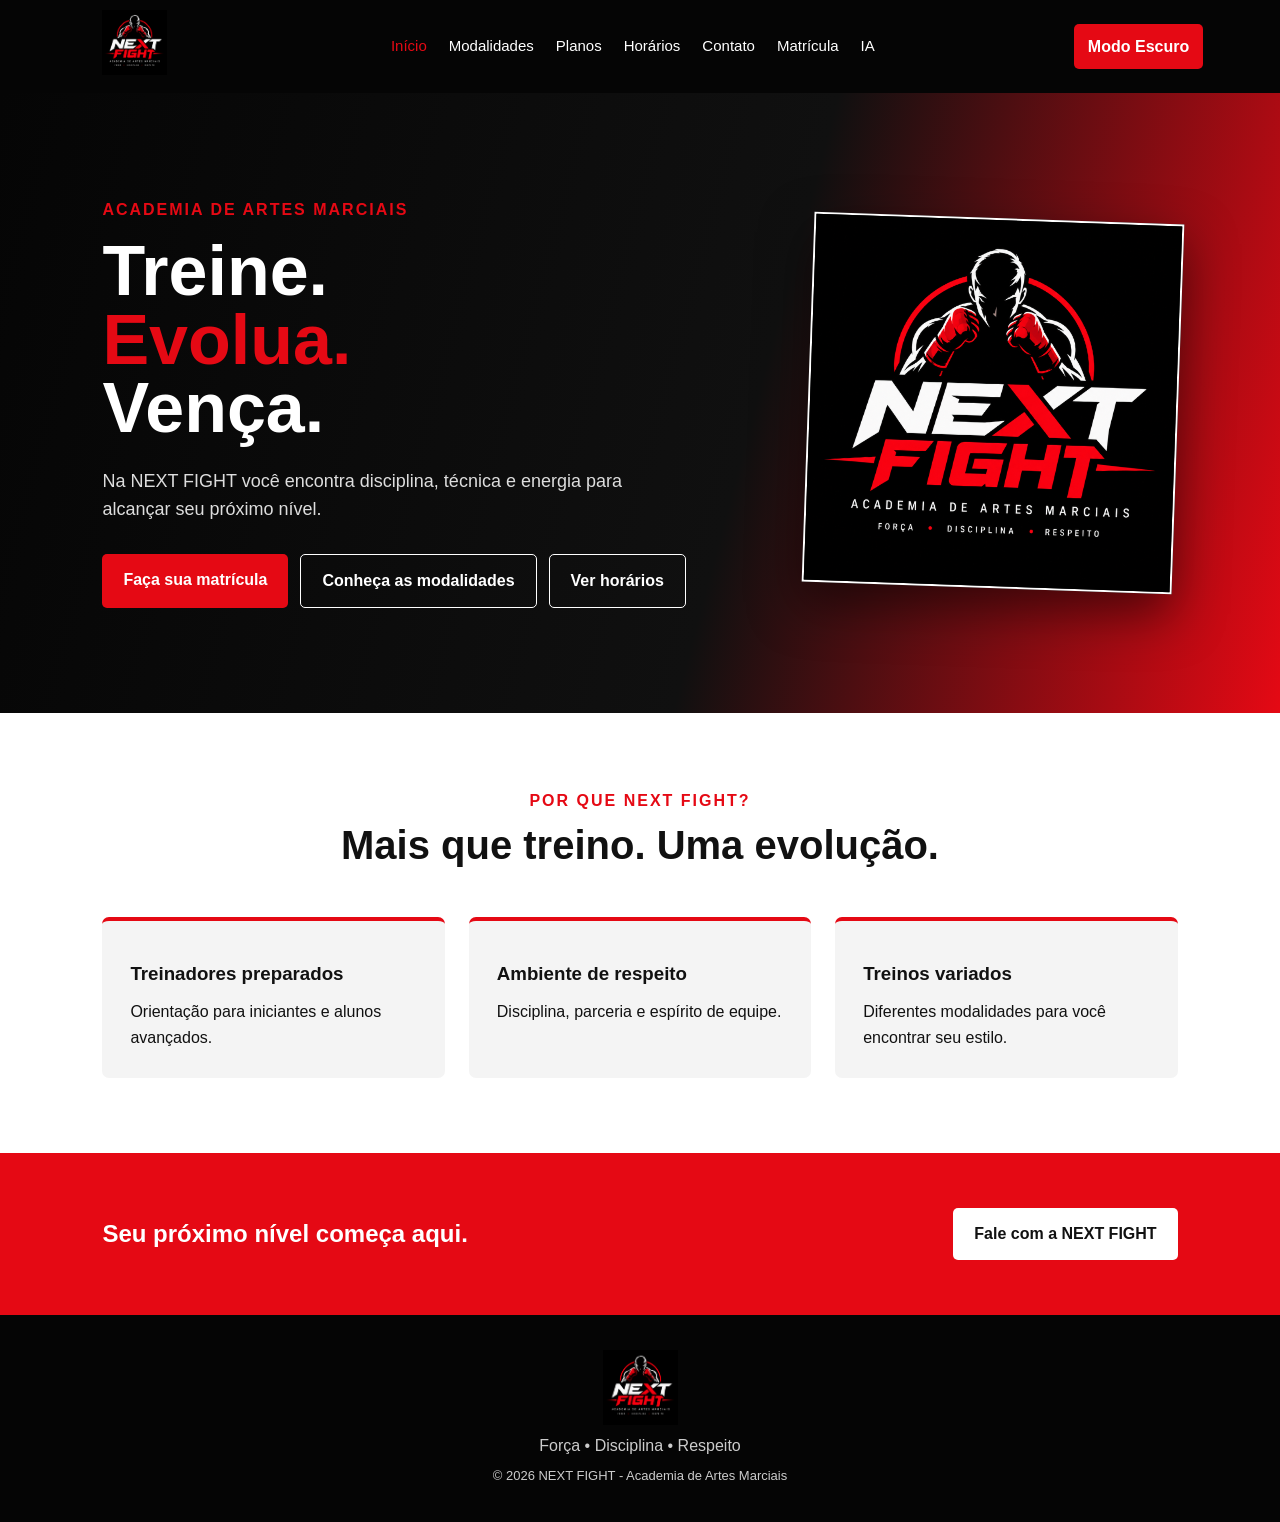
<file: index.html>
<!DOCTYPE html>
<html lang="pt-BR">
<head>
    <meta charset="UTF-8">
    <meta name="viewport" content="width=device-width,
    initial-scale=1.0">
    <title>NEXT FIGHT | Academia de Artes Marciais</title>
    <link rel="stylesheet" href="style.css">
</head>
<body>
<header class="header">
    <a class="brand" href="index.html"><img src="logo-next-fight.png" 
        alt="Logo NEXT FIGHT"></a>
    <nav>
        <a class="active" href="index.html">Início</a>
        <a href="modalidades.html">Modalidades</a>
        <a href="planos.html">Planos</a>
        <a href="horarios.html">Horários</a>
        <a href="contato.html">Contato</a>
        <a href="pagamento.html">Matrícula</a>
        <a href="ia.html">IA</a>
    </nav>
    <button id="modoBtn" class="theme-btn">Modo Escuro</button>
</header>



<main>
<section class="hero">
    <div class="hero-text">
        <p class="eyebrow">ACADEMIA DE ARTES MARCIAIS</p>
        <h1>Treine.<br><span>Evolua.</span><br>Vença.</h1>
        <p>Na NEXT FIGHT você encontra disciplina,
            técnica e energia para alcançar seu próximo nível.</p>
        <div class="hero-actions">
            <a class="btn" href="pagamento.html">Faça sua matrícula</a>
            <a class="btn outline" href="modalidades.html">Conheça as modalidades</a>
            <a class="btn outline" href="horarios.html">Ver horários</a>
        </div>
    </div>
    <div class="hero-card">
        <img src="logo-next-fight.png" alt="NEXT FIGHT">
    </div>
</section>

<section class="section">
    <div class="section-title">
        <p class="eyebrow">POR QUE NEXT FIGHT?</p>
        <h2>Mais que treino. Uma evolução.</h2>
    </div>
    <div class="feature-grid">
        <article class="feature"><span></span><h3>Treinadores preparados</h3><p>Orientação para iniciantes e alunos avançados.</p></article>
        <article class="feature"><span></span><h3>Ambiente de respeito</h3><p>Disciplina, parceria e espírito de equipe.</p></article>
        <article class="feature"><span></span><h3>Treinos variados</h3><p>Diferentes modalidades para você encontrar seu estilo.</p></article>
    </div>
</section>

<section class="red-banner">
    <h2>Seu próximo nível começa aqui.</h2>
    <a class="btn white" href="contato.html">Fale com a NEXT FIGHT</a>
</section>
</main>

<footer>
    <div><img src="logo-next-fight.png" alt="NEXT FIGHT"></div>
    <p>Força • Disciplina • Respeito</p>
    <p class="small">© 2026 NEXT FIGHT - Academia de Artes Marciais</p>
</footer>
<script src="script.js"></script>
</body>
</html>
</file>
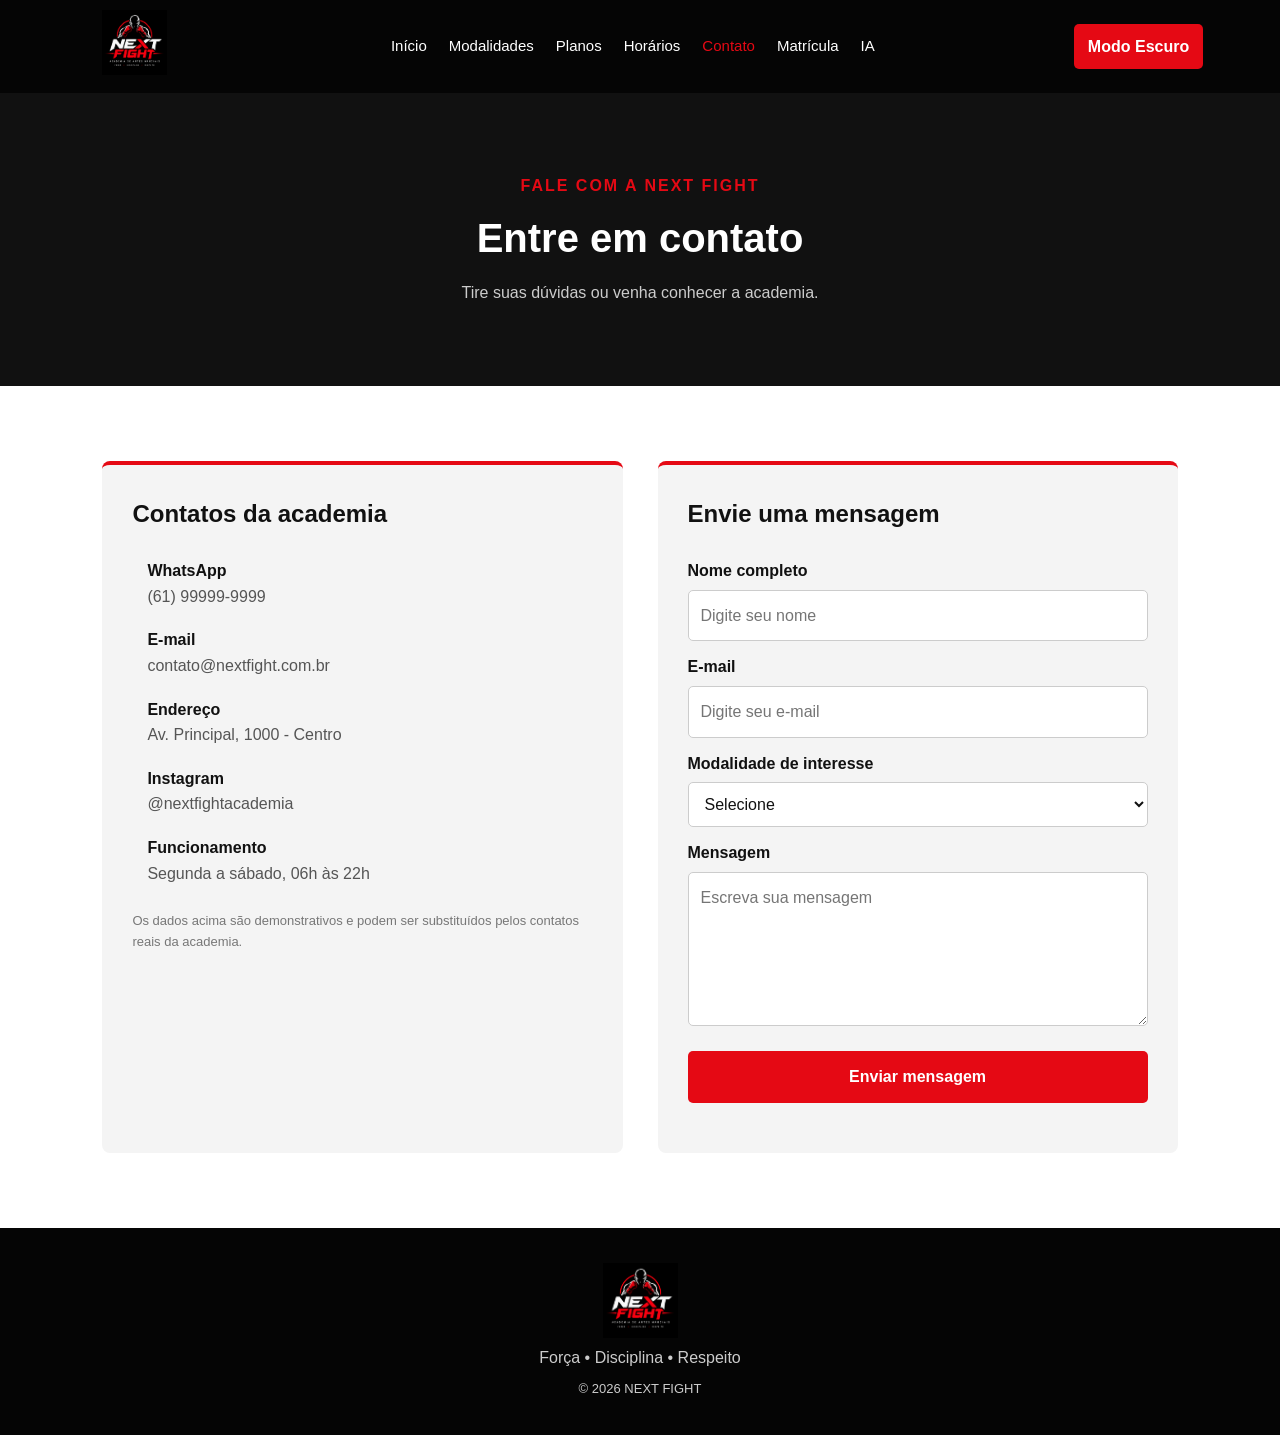
<file: contato.html>
<!DOCTYPE html>
<html lang="pt-BR">
<head>
<meta charset="UTF-8"><meta name="viewport" content="width=device-width, initial-scale=1.0">
<title>Contato | NEXT FIGHT</title><link rel="stylesheet" href="style.css">
</head>
<body>
<header class="header">
<a class="brand" href="index.html"><img src="logo-next-fight.png" alt="Logo NEXT FIGHT"></a>
<nav><a href="index.html">Início</a><a href="modalidades.html">Modalidades</a><a href="planos.html">Planos</a><a href="horarios.html">Horários</a><a class="active" href="contato.html">Contato</a><a href="pagamento.html">Matrícula</a><a href="ia.html">IA</a></nav>
<button id="modoBtn" class="theme-btn">Modo Escuro</button>
</header>

<main>
<section class="page-head"><p class="eyebrow">FALE COM A NEXT FIGHT</p><h1>Entre em contato</h1><p>Tire suas dúvidas ou venha conhecer a academia.</p></section>

<section class="section contact-layout">
<div class="contact-info">
<h2>Contatos da academia</h2>
<div class="contact-item"><span></span><div><strong>WhatsApp</strong><p>(61) 99999-9999</p></div></div>
<div class="contact-item"><span></span><div><strong>E-mail</strong><p>contato@nextfight.com.br</p></div></div>
<div class="contact-item"><span></span><div><strong>Endereço</strong><p>Av. Principal, 1000 - Centro</p></div></div>
<div class="contact-item"><span></span><div><strong>Instagram</strong><p>@nextfightacademia</p></div></div>
<div class="contact-item"><span></span><div><strong>Funcionamento</strong><p>Segunda a sábado, 06h às 22h</p></div></div>
<p class="contact-note">Os dados acima são demonstrativos e podem ser substituídos pelos contatos reais da academia.</p>
</div>

<form id="formulario" class="contact-form">
<h2>Envie uma mensagem</h2>
<label for="nome">Nome completo</label>
<input id="nome" type="text" placeholder="Digite seu nome">
<label for="email">E-mail</label>
<input id="email" type="email" placeholder="Digite seu e-mail">
<label for="assunto">Modalidade de interesse</label>
<select id="assunto">
<option value="">Selecione</option><option>Boxe</option><option>Muay Thai</option><option>Jiu-Jitsu</option><option>Judô</option>
</select>
<label for="mensagem">Mensagem</label>
<textarea id="mensagem" rows="5" placeholder="Escreva sua mensagem"></textarea>
<button class="btn" type="submit">Enviar mensagem</button>
<p id="mensagemForm" class="message"></p>
</form>
</section>
</main>
<footer><img src="logo-next-fight.png" alt="NEXT FIGHT"><p>Força • Disciplina • Respeito</p><p class="small">© 2026 NEXT FIGHT</p></footer>
<script src="script.js"></script>
</body>
</html>
</file>
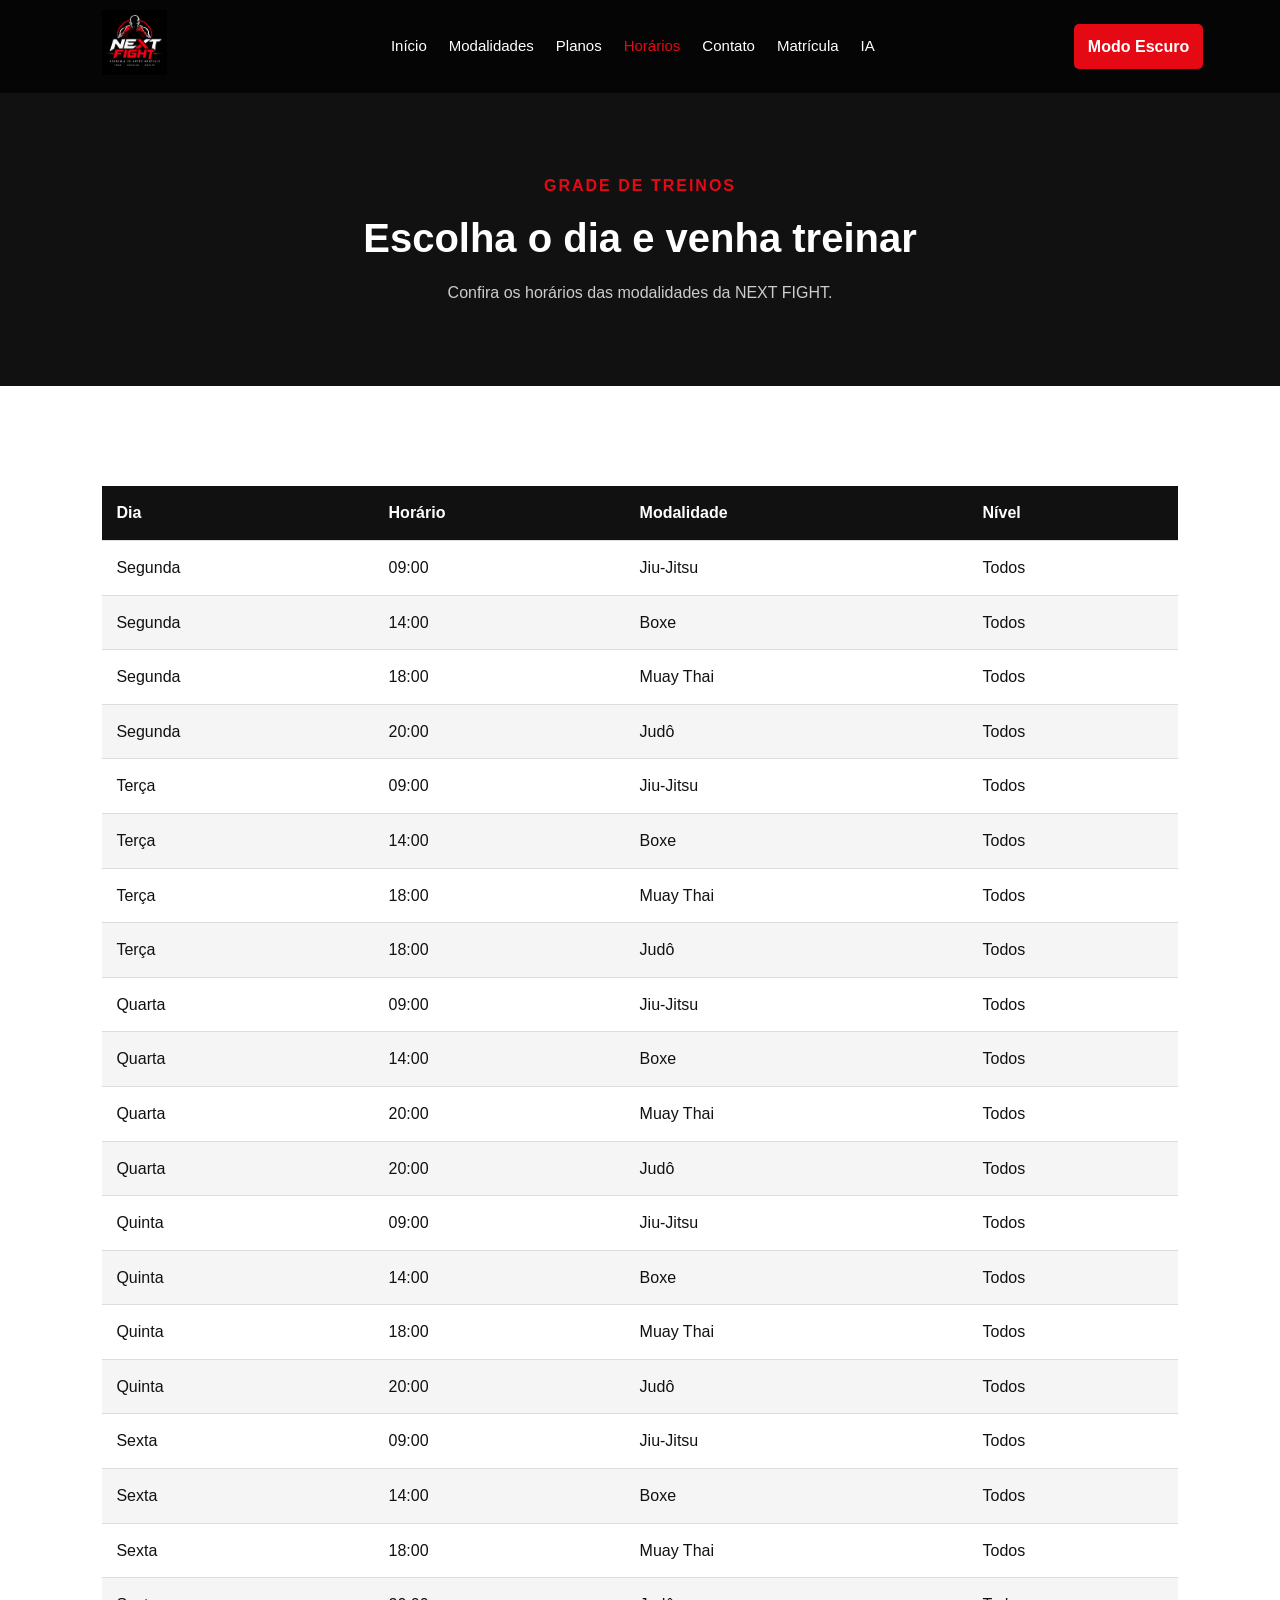
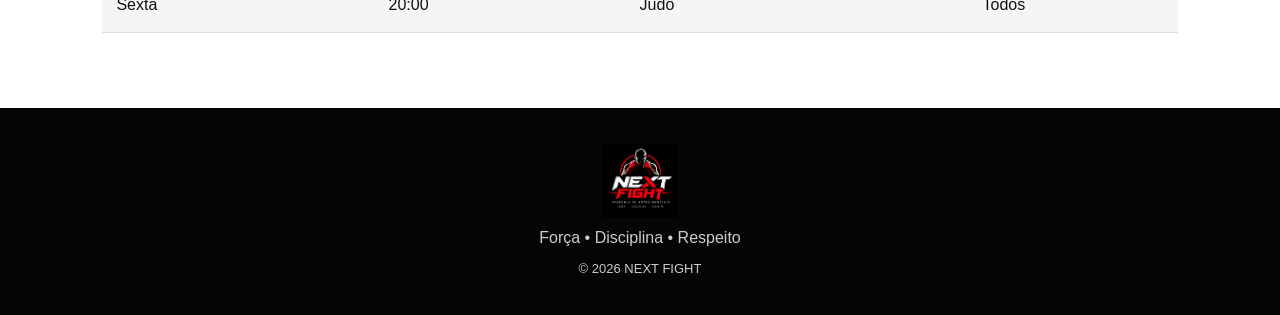
<file: horarios.html>
<!DOCTYPE html>
<html lang="pt-BR">
<head>
<meta charset="UTF-8"><meta name="viewport" content="width=device-width, initial-scale=1.0">
<title>Horários | NEXT FIGHT</title><link rel="stylesheet" href="style.css">
</head>
<body>
<header class="header">
<a class="brand" href="index.html"><img src="logo-next-fight.png" alt="Logo NEXT FIGHT"></a>
<nav><a href="index.html">Início</a><a href="modalidades.html">Modalidades</a><a href="planos.html">Planos</a><a class="active" href="horarios.html">Horários</a><a href="contato.html">Contato</a><a href="pagamento.html">Matrícula</a><a href="ia.html">IA</a></nav>
<button id="modoBtn" class="theme-btn">Modo Escuro</button>
</header>

<main>
<section class="page-head"><p class="eyebrow">GRADE DE TREINOS</p><h1>Escolha o dia e venha treinar</h1><p>Confira os horários das modalidades da NEXT FIGHT.</p></section>
<section class="section">
<div class="schedule">
<table>
<thead><tr><th>Dia</th><th>Horário</th><th>Modalidade</th><th>Nível</th></tr></thead>
<tbody>
<tr><td>Segunda</td><td>09:00</td><td>Jiu-Jitsu</td><td>Todos</td></tr>
<tr><td>Segunda</td><td>14:00</td><td>Boxe</td><td>Todos</td></tr>
<tr><td>Segunda</td><td>18:00</td><td>Muay Thai</td><td>Todos</td></tr>
<tr><td>Segunda</td><td>20:00</td><td>Judô</td><td>Todos</td></tr><br>

<tr><td>Terça</td><td>09:00</td><td>Jiu-Jitsu</td><td>Todos</td></tr>
<tr><td>Terça</td><td>14:00</td><td>Boxe</td><td>Todos</td></tr>
<tr><td>Terça</td><td>18:00</td><td>Muay Thai</td><td>Todos</td></tr>
<tr><td>Terça</td><td>18:00</td><td>Judô</td><td>Todos</td></tr>
<p>
<tr><td>Quarta</td><td>09:00</td><td>Jiu-Jitsu</td><td>Todos</td></tr>
<tr><td>Quarta</td><td>14:00</td><td>Boxe</td><td>Todos</td></tr>
<tr><td>Quarta</td><td>20:00</td><td>Muay Thai</td><td>Todos</td></tr>
<tr><td>Quarta</td><td>20:00</td><td>Judô</td><td>Todos</td></tr>
<p>
<tr><td>Quinta</td><td>09:00</td><td>Jiu-Jitsu</td><td>Todos</td></tr>
<tr><td>Quinta</td><td>14:00</td><td>Boxe</td><td>Todos</td></tr>
<tr><td>Quinta</td><td>18:00</td><td>Muay Thai</td><td>Todos</td></tr>
<tr><td>Quinta</td><td>20:00</td><td>Judô</td><td>Todos</td></tr>
<p>
<tr><td>Sexta</td><td>09:00</td><td>Jiu-Jitsu</td><td>Todos</td></tr>
<tr><td>Sexta</td><td>14:00</td><td>Boxe</td><td>Todos</td></tr>
<tr><td>Sexta</td><td>18:00</td><td>Muay Thai</td><td>Todos</td></tr>
<tr><td>Sexta</td><td>20:00</td><td>Judô</td><td>Todos</td></tr>
</tbody>
</table>
</div>

</section>
</main>
<footer><img src="logo-next-fight.png" alt="NEXT FIGHT"><p>Força • Disciplina • Respeito</p><p class="small">© 2026 NEXT FIGHT</p></footer>
<script src="script.js"></script>
</body>
</html>
</file>
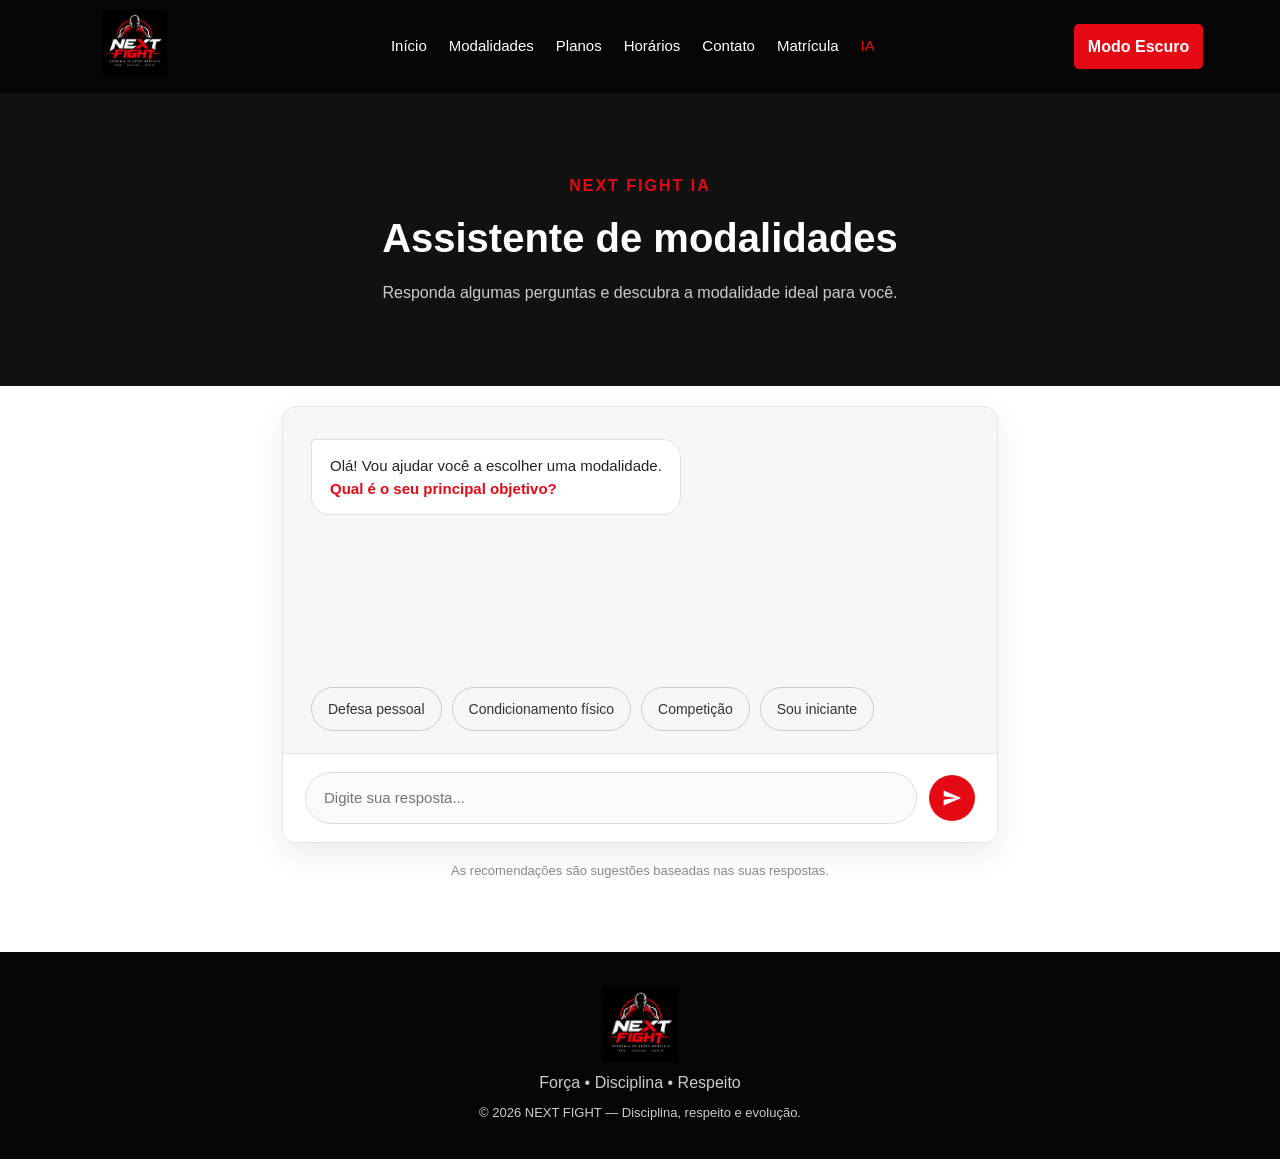
<file: ia.html>
<!DOCTYPE html>
<html lang="pt-BR">
<head>
    <meta charset="UTF-8">
    <meta name="viewport" content="width=device-width, initial-scale=1.0">
    <title>Next Fight IA | Assistente de Modalidades</title>
    <link rel="stylesheet" href="style.css">
</head>
<body>
<header class="header">
    <a class="brand" href="index.html"><img src="logo-next-fight.png" alt="Logo NEXT FIGHT"></a>
    <nav>
        <a href="index.html">Início</a>
        <a href="modalidades.html">Modalidades</a>
        <a href="planos.html">Planos</a>
        <a href="horarios.html">Horários</a>
        <a href="contato.html">Contato</a>
        <a href="pagamento.html">Matrícula</a>
        <a class="active" href="ia.html">IA</a>
    </nav>
    <button id="modoBtn" class="theme-btn">Modo Escuro</button>
</header>

<main>
    <section class="page-head">
        <p class="eyebrow">NEXT FIGHT IA</p>
        <h1>Assistente de modalidades</h1>
        <p>Responda algumas perguntas e descubra a modalidade ideal para você.</p>
    </section>

    <section class="section ia-section">
        <div class="ia-chat">
            <div class="ia-messages" id="iaMessages">
                <!-- Mensagens geradas via JS -->
            </div>

            <div class="ia-quick" id="iaQuick">
                <!-- Botões rápidos gerados via JS -->
            </div>

            <div class="ia-input-area">
                <input type="text" id="iaInput" placeholder="Digite sua resposta..." autocomplete="off">
                <button id="iaSend" class="ia-send-btn" aria-label="Enviar">
                    <svg viewBox="0 0 24 24" width="20" height="20"><path fill="currentColor" d="M2.01 21L23 12 2.01 3 2 10l15 2-15 2z"/></svg>
                </button>
            </div>
        </div>
        <p class="ia-disclaimer">As recomendações são sugestões baseadas nas suas respostas.</p>
    </section>
</main>

<footer>
    <div><img src="logo-next-fight.png" alt="NEXT FIGHT"></div>
    <p>Força • Disciplina • Respeito</p>
    <p class="small">© 2026 NEXT FIGHT — Disciplina, respeito e evolução.</p>
</footer>

<script src="script.js"></script>
</body>
</html>
</file>
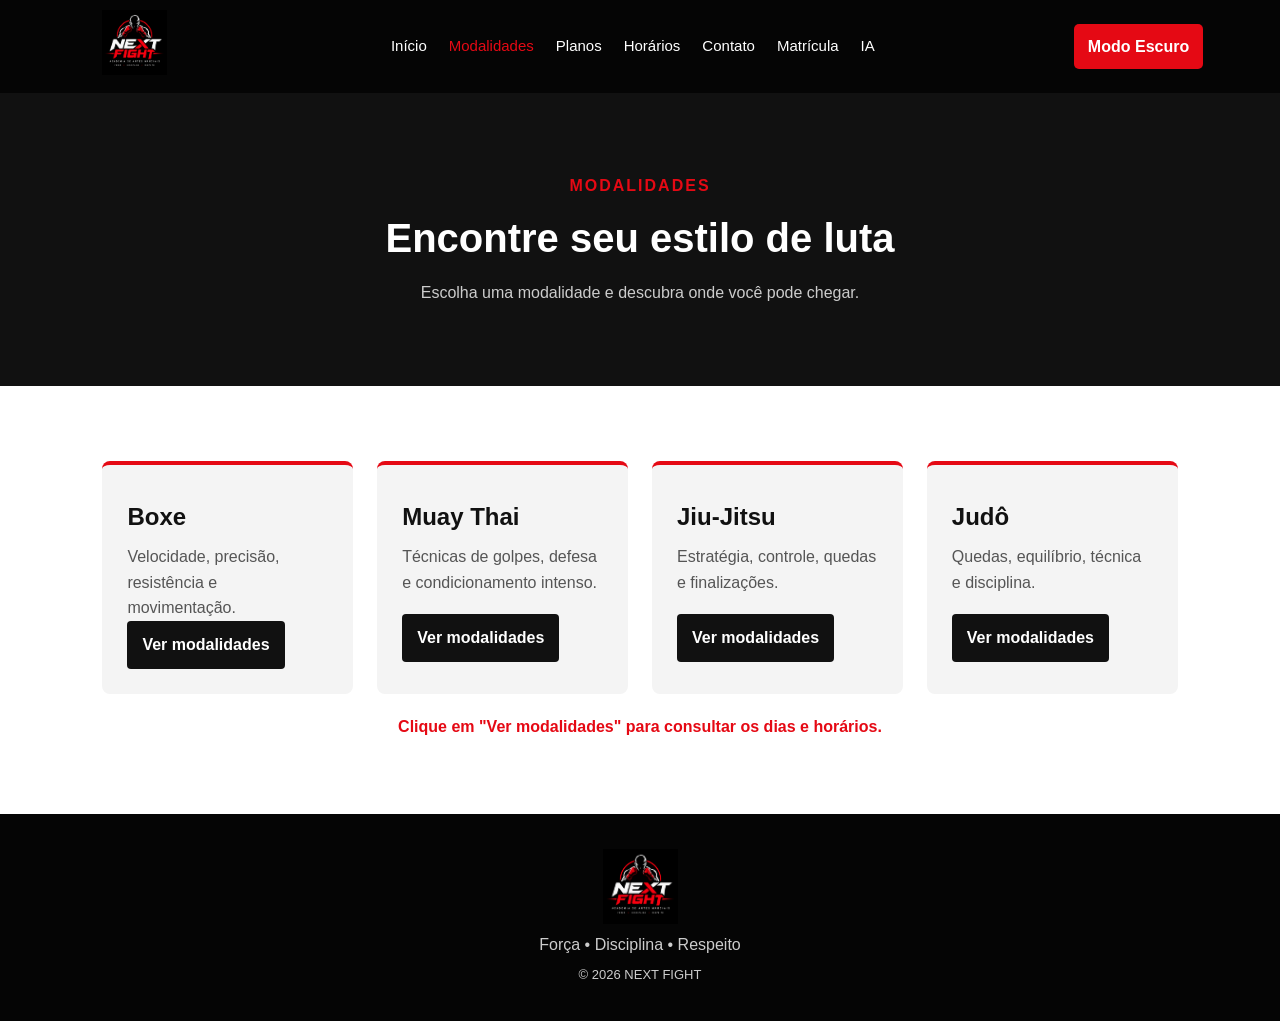
<file: modalidades.html>
<!DOCTYPE html>
<html lang="pt-BR">
<head>
<meta charset="UTF-8"><meta name="viewport" content="width=device-width, initial-scale=1.0">
<title>Modalidades | NEXT FIGHT</title><link rel="stylesheet" href="style.css">
</head>
<body>
<header class="header">
<a class="brand" href="index.html"><img src="logo-next-fight.png" alt="Logo NEXT FIGHT"></a>
<nav><a href="index.html">Início</a><a href="modalidades.html" class="active">Modalidades</a><a href="planos.html">Planos</a><a href="horarios.html">Horários</a><a href="contato.html">Contato</a><a href="pagamento.html">Matrícula</a><a href="ia.html">IA</a></nav>
<button id="modoBtn" class="theme-btn">Modo Escuro</button>
</header>

<main>
<section class="page-head"><p class="eyebrow">MODALIDADES</p><h1>Encontre seu estilo de luta</h1><p>Escolha uma modalidade e descubra onde você pode chegar.</p></section>

<section class="section">
<div class="martial-grid">
<article class="martial-card">
    <span></span>
    <h2>Boxe</h2>
    <p>Velocidade, precisão, resistência e movimentação.</p>
    <button class="creative-btn" data-modalidade="Boxe">Ver modalidades</button>
    <div class="training-info" id="info-boxe">
        <strong>Dias:</strong> Segunda a Sexta</a> <br>
        <strong>Horário:</strong> 14:00
    </div>
</article>
<article class="martial-card">
    <span></span>
    <h2>Muay Thai</h2>
    <p>Técnicas de golpes, defesa e condicionamento intenso.</p>
    <button class="creative-btn" data-modalidade="Muay Thai">Ver modalidades</button>
    <div class="training-info" id="info-muay-thai">
        <strong> Dias:</strong> Segunda a Sexta<br>
        <strong> Horário:</strong> 18:00
    </div>
</article>
<article class="martial-card">
    <span></span>
    <h2>Jiu-Jitsu</h2>
    <p>Estratégia, controle, quedas e finalizações.</p>
    <button class="creative-btn" data-modalidade="Jiu-Jitsu">Ver modalidades</button>
    <div class="training-info" id="info-jiu-jitsu">
        <strong>Dias:</strong> Segunda a Sexta<br>
        <strong> Horário:</strong> 09:00
    </div>
</article>
<article class="martial-card">
    <span></span>
    <h2>Judô</h2>
    <p>Quedas, equilíbrio, técnica e disciplina.</p>
    <button class="creative-btn" data-modalidade="Judô">Ver modalidades</button>
    <div class="training-info" id="info-judô">
        <strong> Dias:</strong> Segunda a Sexta<br>
        <strong> Horário:</strong> 20:00
    </div>

</article></div>
<p id="mensagemModalidade" class="message">Clique em "Ver modalidades" para consultar os dias e horários.</p>
</section>
</main>

<footer><img src="logo-next-fight.png" alt="NEXT FIGHT"><p>Força • Disciplina • Respeito</p><p class="small">© 2026 NEXT FIGHT</p></footer>
<script src="script.js"></script>
</body>
</html>
</file>
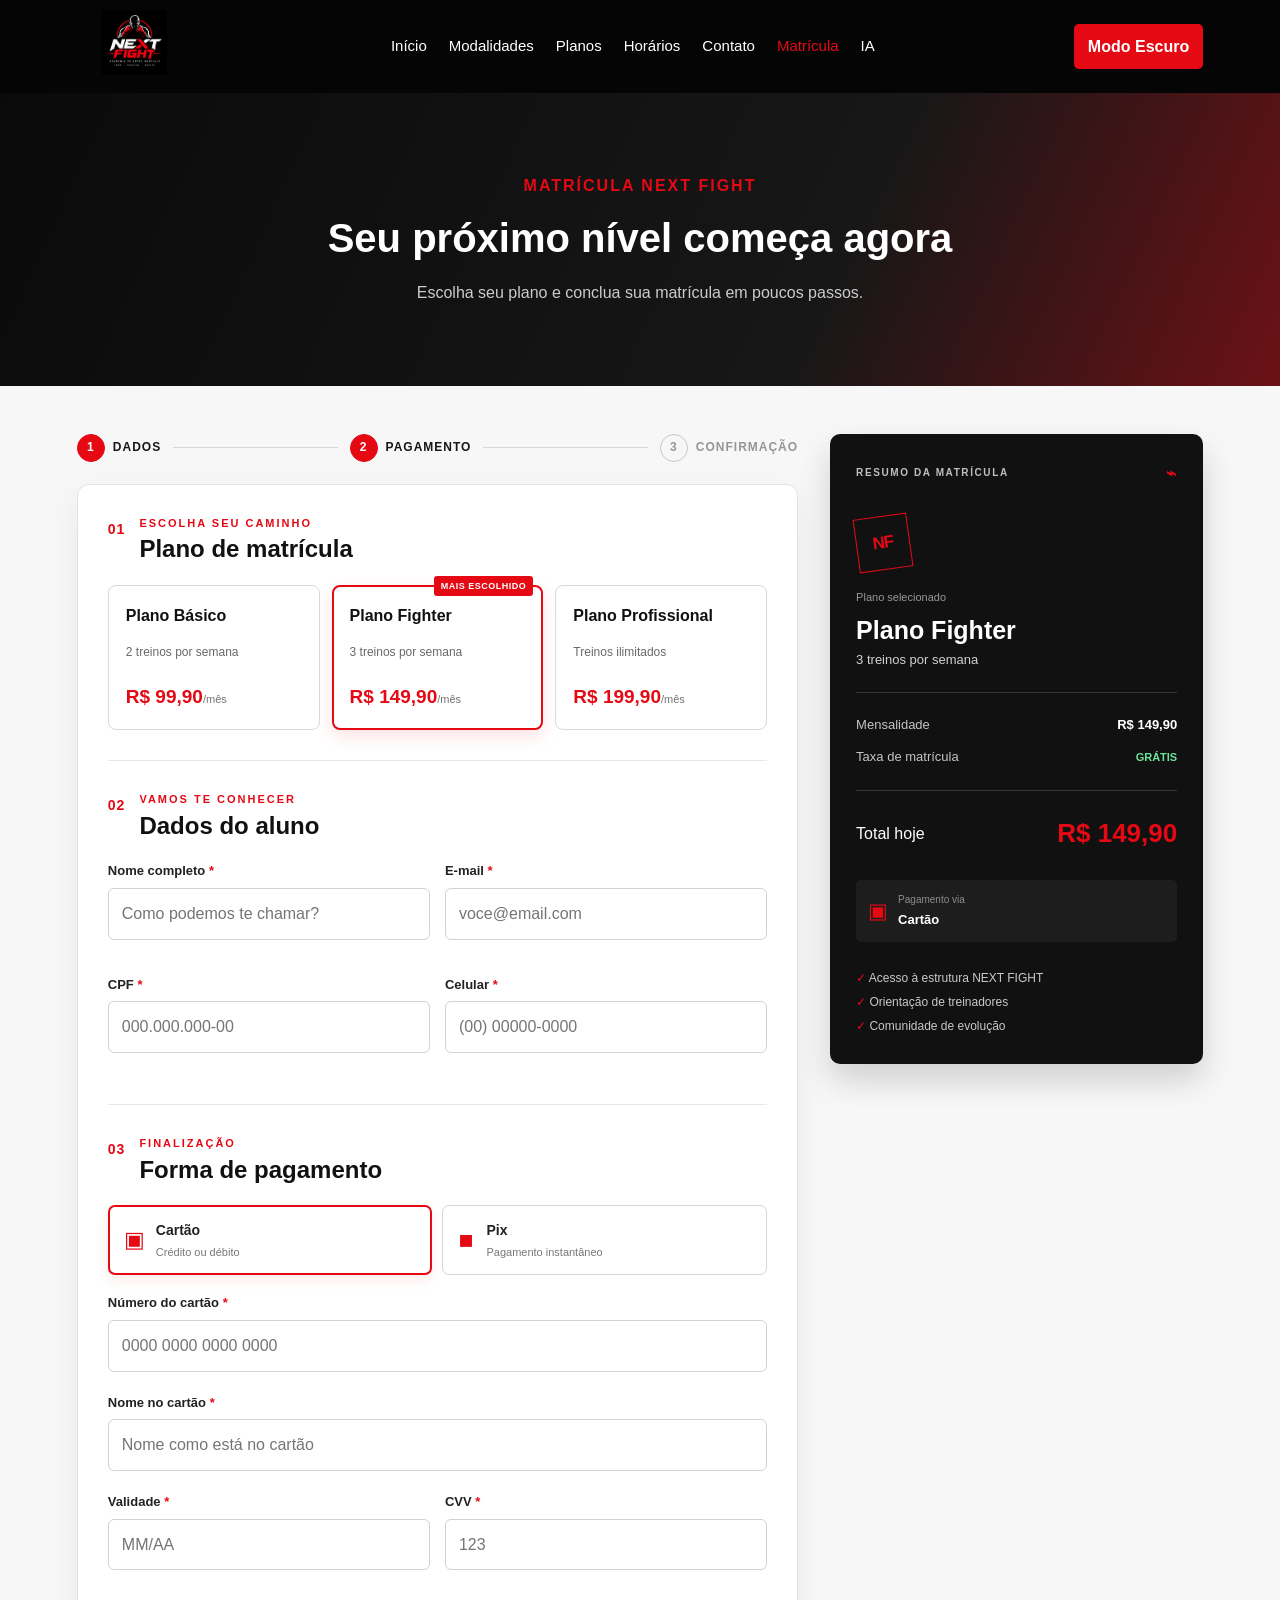
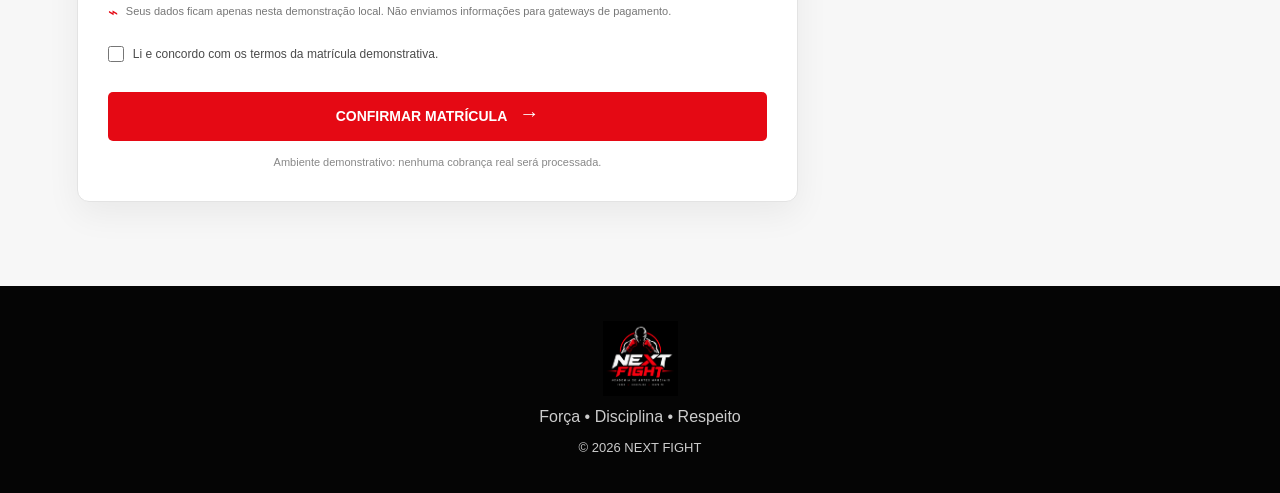
<file: pagamento.html>
<!DOCTYPE html>
<html lang="pt-BR">
<head>
<meta charset="UTF-8">
<meta name="viewport" content="width=device-width, initial-scale=1.0">
<meta name="description" content="Checkout demonstrativo de matrícula da academia NEXT FIGHT.">
<title>Matrícula | NEXT FIGHT</title>
<link rel="stylesheet" href="style.css">
</head>
<body>
<header class="header">
<a class="brand" href="index.html"><img src="logo-next-fight.png" alt="Logo NEXT FIGHT"></a>
<nav>
<a href="index.html">Início</a>
<a href="modalidades.html">Modalidades</a>
<a href="planos.html">Planos</a>
<a href="horarios.html">Horários</a>
<a href="contato.html">Contato</a>
<a class="active" href="pagamento.html">Matrícula</a>
<a href="ia.html">IA</a>
</nav>
<button id="modoBtn" class="theme-btn">Modo Escuro</button>
</header>

<main>
<section class="page-head payment-head">
<p class="eyebrow">MATRÍCULA NEXT FIGHT</p>
<h1>Seu próximo nível começa agora</h1>
<p>Escolha seu plano e conclua sua matrícula em poucos passos.</p>
</section>

<section class="payment-section">
<div class="payment-layout">
<div class="payment-main">
<div class="checkout-steps" aria-label="Etapas da matrícula">
<div class="checkout-step active"><span>1</span><strong>Dados</strong></div>
<div class="step-line"></div>
<div class="checkout-step active"><span>2</span><strong>Pagamento</strong></div>
<div class="step-line"></div>
<div class="checkout-step"><span>3</span><strong>Confirmação</strong></div>
</div>

<form id="pagamentoForm" class="payment-form" novalidate>
<section class="checkout-block">
<div class="block-heading"><span class="block-number">01</span><div><p class="eyebrow">ESCOLHA SEU CAMINHO</p><h2>Plano de matrícula</h2></div></div>
<div class="plan-options" role="radiogroup" aria-label="Planos de matrícula">
<label class="plan-option">
<input type="radio" name="planoPagamento" value="basico" data-name="Plano Básico" data-price="99.90" data-description="2 treinos por semana">
<span class="plan-option-content"><strong>Plano Básico</strong><small>2 treinos por semana</small><b>R$ 99,90<span>/mês</span></b></span>
</label>
<label class="plan-option featured-plan">
<input type="radio" name="planoPagamento" value="fighter" data-name="Plano Fighter" data-price="149.90" data-description="3 treinos por semana" checked>
<span class="plan-option-content"><strong>Plano Fighter</strong><small>3 treinos por semana</small><b>R$ 149,90<span>/mês</span></b></span>
<span class="plan-badge">MAIS ESCOLHIDO</span>
</label>
<label class="plan-option">
<input type="radio" name="planoPagamento" value="profissional" data-name="Plano Profissional" data-price="199.90" data-description="Treinos ilimitados">
<span class="plan-option-content"><strong>Plano Profissional</strong><small>Treinos ilimitados</small><b>R$ 199,90<span>/mês</span></b></span>
</label>
</div>
</section>

<section class="checkout-block">
<div class="block-heading"><span class="block-number">02</span><div><p class="eyebrow">VAMOS TE CONHECER</p><h2>Dados do aluno</h2></div></div>
<div class="form-row payment-form-row">
<div class="field-group"><label for="alunoNome">Nome completo <span>*</span></label><input id="alunoNome" name="alunoNome" type="text" autocomplete="name" placeholder="Como podemos te chamar?" required><small class="field-error" data-error-for="alunoNome"></small></div>
<div class="field-group"><label for="alunoEmail">E-mail <span>*</span></label><input id="alunoEmail" name="alunoEmail" type="email" autocomplete="email" placeholder="voce@email.com" required><small class="field-error" data-error-for="alunoEmail"></small></div>
</div>
<div class="form-row payment-form-row">
<div class="field-group"><label for="alunoCpf">CPF <span>*</span></label><input id="alunoCpf" name="alunoCpf" type="text" inputmode="numeric" autocomplete="off" placeholder="000.000.000-00" maxlength="14" required><small class="field-error" data-error-for="alunoCpf"></small></div>
<div class="field-group"><label for="alunoTelefone">Celular <span>*</span></label><input id="alunoTelefone" name="alunoTelefone" type="tel" inputmode="tel" autocomplete="tel" placeholder="(00) 00000-0000" maxlength="15" required><small class="field-error" data-error-for="alunoTelefone"></small></div>
</div>
</section>

<section class="checkout-block">
<div class="block-heading"><span class="block-number">03</span><div><p class="eyebrow">FINALIZAÇÃO</p><h2>Forma de pagamento</h2></div></div>
<div class="payment-methods" role="tablist" aria-label="Método de pagamento">
<button class="method-tab active" type="button" data-method="card" role="tab" aria-selected="true"><span class="method-icon">▣</span><span><strong>Cartão</strong><small>Crédito ou débito</small></span></button>
<button class="method-tab" type="button" data-method="pix" role="tab" aria-selected="false"><span class="method-icon pix-symbol">◆</span><span><strong>Pix</strong><small>Pagamento instantâneo</small></span></button>
</div>
<input id="metodoPagamento" type="hidden" value="card">
<div id="cardFields" class="method-fields">
<div class="field-group"><label for="numeroCartao">Número do cartão <span>*</span></label><input id="numeroCartao" name="numeroCartao" type="text" inputmode="numeric" autocomplete="cc-number" placeholder="0000 0000 0000 0000" maxlength="19"><small class="field-error" data-error-for="numeroCartao"></small></div>
<div class="field-group"><label for="nomeCartao">Nome no cartão <span>*</span></label><input id="nomeCartao" name="nomeCartao" type="text" autocomplete="cc-name" placeholder="Nome como está no cartão"><small class="field-error" data-error-for="nomeCartao"></small></div>
<div class="form-row payment-form-row compact-row">
<div class="field-group"><label for="validadeCartao">Validade <span>*</span></label><input id="validadeCartao" name="validadeCartao" type="text" inputmode="numeric" autocomplete="cc-exp" placeholder="MM/AA" maxlength="5"><small class="field-error" data-error-for="validadeCartao"></small></div>
<div class="field-group"><label for="cvvCartao">CVV <span>*</span></label><input id="cvvCartao" name="cvvCartao" type="text" inputmode="numeric" autocomplete="cc-csc" placeholder="123" maxlength="4"><small class="field-error" data-error-for="cvvCartao"></small></div>
</div>
</div>
<div id="pixFields" class="method-fields pix-panel hidden" aria-hidden="true">
<div class="pix-mark">◆</div>
<div><strong>Você verá o QR Code após confirmar</strong><p>Como esta é uma demonstração, nenhum código Pix real será gerado e nenhuma cobrança será feita.</p></div>
</div>
<div class="secure-note"><span>⌁</span><span>Seus dados ficam apenas nesta demonstração local. Não enviamos informações para gateways de pagamento.</span></div>
</section>

<div class="terms-field"><label class="check-label"><input id="termos" type="checkbox"><span>Li e concordo com os termos da matrícula demonstrativa.</span></label><small class="field-error" data-error-for="termos"></small></div>
<button class="btn payment-submit" type="submit">CONFIRMAR MATRÍCULA <span>→</span></button>
<p class="demo-disclaimer">Ambiente demonstrativo: nenhuma cobrança real será processada.</p>
</form>

<section id="successState" class="success-state hidden" aria-live="polite">
<div class="success-icon">✓</div>
<p class="eyebrow">MATRÍCULA PRÉ-CONFIRMADA</p>
<h2>Você está pronto para o próximo round.</h2>
<p>Recebemos seus dados e reservamos seu plano <strong id="successPlan">Plano Fighter</strong>.</p>
<div class="demo-callout"><strong>Isso é uma demonstração</strong><span>Nenhum pagamento foi processado e nenhum dado foi enviado para um gateway.</span></div>
<a class="btn" href="index.html">VOLTAR PARA O INÍCIO</a>
<button id="novaMatricula" class="btn outline dark-outline" type="button">Fazer outra matrícula</button>
</section>
</div>

<aside class="order-summary" aria-label="Resumo da matrícula">
<div class="summary-top"><span class="summary-kicker">RESUMO DA MATRÍCULA</span><span class="summary-lock">⌁</span></div>
<div class="summary-plan-mark">NF</div>
<p class="summary-label">Plano selecionado</p>
<h2 id="summaryPlan">Plano Fighter</h2>
<p id="summaryDescription" class="summary-description">3 treinos por semana</p>
<div class="summary-divider"></div>
<div class="summary-line"><span>Mensalidade</span><strong id="summaryPrice">R$ 149,90</strong></div>
<div class="summary-line"><span>Taxa de matrícula</span><strong class="included">GRÁTIS</strong></div>
<div class="summary-divider"></div>
<div class="summary-total"><span>Total hoje</span><strong id="summaryTotal">R$ 149,90</strong></div>
<div class="summary-payment"><span class="summary-payment-icon">▣</span><div><small>Pagamento via</small><strong id="summaryMethod">Cartão</strong></div></div>
<ul class="summary-benefits"><li>✓ Acesso à estrutura NEXT FIGHT</li><li>✓ Orientação de treinadores</li><li>✓ Comunidade de evolução</li></ul>
</aside>
</div>
</section>
</main>

<footer><img src="logo-next-fight.png" alt="NEXT FIGHT"><p>Força • Disciplina • Respeito</p><p class="small">© 2026 NEXT FIGHT</p></footer>
<script src="script.js"></script>
</body>
</html>
</file>
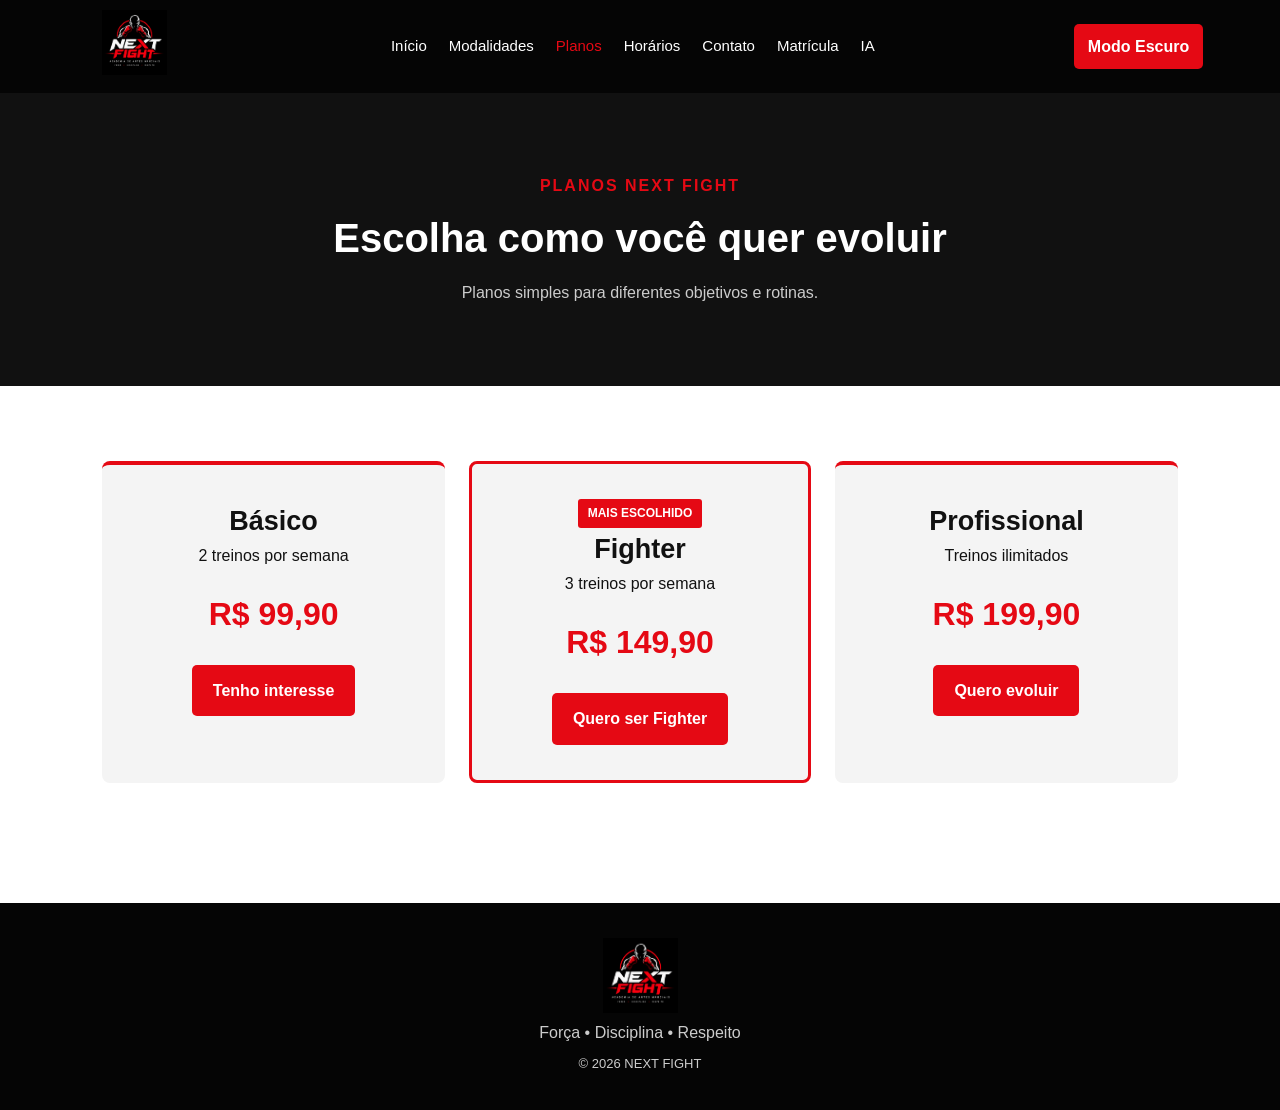
<file: planos.html>
<!DOCTYPE html>
<html lang="pt-BR">
<head>
<meta charset="UTF-8"><meta name="viewport" content="width=device-width, initial-scale=1.0">
<title>Planos | NEXT FIGHT</title><link rel="stylesheet" href="style.css">
</head>
<body>
<header class="header">
<a class="brand" href="index.html"><img src="logo-next-fight.png" alt="Logo NEXT FIGHT"></a>
<nav><a href="index.html">Início</a><a href="modalidades.html">Modalidades</a><a class="active" href="planos.html">Planos</a><a href="horarios.html">Horários</a><a href="contato.html">Contato</a><a href="pagamento.html">Matrícula</a><a href="ia.html">IA</a></nav>
<button id="modoBtn" class="theme-btn">Modo Escuro</button>
</header>

<main>
<section class="page-head"><p class="eyebrow">PLANOS NEXT FIGHT</p><h1>Escolha como você quer evoluir</h1><p>Planos simples para diferentes objetivos e rotinas.</p></section>
<section class="section">
<div class="pricing-grid">
<article class="price-card"><h2>Básico</h2><p>2 treinos por semana</p><strong>R$ 99,90</strong><a class="btn" href="pagamento.html?plano=basico">Tenho interesse</a></article>
<article class="price-card featured"><span class="tag">MAIS ESCOLHIDO</span><h2>Fighter</h2><p>3 treinos por semana</p><strong>R$ 149,90</strong><a class="btn" href="pagamento.html?plano=fighter">Quero ser Fighter</a></article>
<article class="price-card"><h2>Profissional</h2><p>Treinos ilimitados</p><strong>R$ 199,90</strong><a class="btn" href="pagamento.html?plano=profissional">Quero evoluir</a></article>
</div>

</div>
</section>
</main>
<footer><img src="logo-next-fight.png" alt="NEXT FIGHT"><p>Força • Disciplina • Respeito</p><p class="small">© 2026 NEXT FIGHT</p></footer>
<script src="script.js"></script>
</body>
</html>
</file>
<file: style.css>
* {
    margin: 0;
    padding: 0;
    box-sizing: border-box;}

html {
    scroll-behavior: smooth;}

body {
    font-family: Arial, Helvetica, sans-serif;
    background: #fff;
    color: #111;
    line-height: 1.6;
    transition: 0.3s;}
a {
    text-decoration: none;
    color: inherit;}

button,
input,
select,
textarea {
    font: inherit;}


/* =========================================================
   HEADER / NAVEGAÇÃO
   ========================================================= */

.header {
    min-height: 82px;
    background: #050505;
    color: #fff;

    display: flex;
    align-items: center;
    justify-content: space-between;

    padding: 10px 6%;
    position: sticky;
    top: 0;
    z-index: 1000;

    gap: 20px;
}

.brand img {
    width: 115px;
    height: 65px;
    object-fit: contain;
}

.header nav {
    display: flex;
    gap: 22px;
    align-items: center;
}

.header nav a {
    font-size: 15px;
    transition: 0.2s;
}

.header nav a:hover,
.header nav a.active {
    color: #e50914;
}

.theme-btn {
    background: #e50914;
    color: #fff;
    border: 0;
    border-radius: 5px;
    padding: 10px 14px;
    font-weight: bold;
    cursor: pointer;
}


/* =========================================================
   BOTÕES
   ========================================================= */

.btn {
    display: inline-block;
    background: #e50914;
    color: #fff;
    border: 0;
    border-radius: 5px;

    padding: 13px 21px;

    font-weight: bold;
    cursor: pointer;

    transition: 0.2s;
}

.btn:hover {
    transform: translateY(-2px);
    background: #b8060f;
}

.btn.outline {
    background: transparent;
    border: 1px solid #fff;
}

.btn.outline:hover {
    background: #fff;
    color: #111;
}

.btn.white {
    background: #fff;
    color: #111;
}

.creative-btn {
    border: 0;
    background: #111;
    color: #fff;

    padding: 11px 15px;
    border-radius: 4px;

    font-weight: bold;
    cursor: pointer;
}

.creative-btn:hover {
    background: #e50914;
}


/* =========================================================
   HERO
   ========================================================= */

.hero {
    min-height: 620px;

    background: linear-gradient(
        105deg,
        #050505 0%,
        #101010 58%,
        #e50914 100%
    );

    color: #fff;

    display: flex;
    align-items: center;
    justify-content: space-between;

    padding: 70px 8%;
    gap: 50px;
}

.hero-text {
    max-width: 650px;
}

.eyebrow {
    color: #e50914;
    font-weight: bold;
    letter-spacing: 2px;
}

.hero h1 {
    font-size: 70px;
    line-height: 0.98;
    margin: 14px 0 24px;
}

.hero h1 span {
    color: #e50914;
}

.hero-text > p:not(.eyebrow) {
    color: #ddd;
    max-width: 570px;
    font-size: 18px;
    margin-bottom: 30px;
}

.hero-actions {
    display: flex;
    gap: 12px;
    flex-wrap: wrap;
}

.hero-card {
    width: 370px;
    height: 370px;

    background: #050505;
    border: 2px solid #fff;

    display: flex;
    align-items: center;
    justify-content: center;

    transform: rotate(2deg);
    box-shadow: 0 20px 50px #0008;
}

.hero-card img {
    width: 100%;
    height: 100%;
    object-fit: contain;
}


/* =========================================================
   SEÇÕES
   ========================================================= */

.section {
    padding: 75px 8%;
    max-width: 1400px;
    margin: auto;
}

.section-title {
    text-align: center;
    margin-bottom: 40px;
}

.section-title h2,
.page-head h1 {
    font-size: 40px;
}


/* =========================================================
   CARDS / GRID
   ========================================================= */

.feature-grid,
.martial-grid,
.pricing-grid {
    display: grid;
    grid-template-columns: repeat(3, 1fr);
    gap: 24px;
}

.feature {
    padding: 28px;
    background: #f4f4f4;
    border-top: 4px solid #e50914;
    border-radius: 7px;
}

.feature span,
.martial-card > span {
    font-size: 42px;
}

.feature h3 {
    margin: 10px 0;
}


/* =========================================================
   BANNER VERMELHO
   ========================================================= */

.red-banner {
    background: #e50914;
    color: #fff;

    padding: 55px 8%;

    display: flex;
    align-items: center;
    justify-content: space-between;

    gap: 20px;
}


/* =========================================================
   CABEÇALHO DE PÁGINA
   ========================================================= */

.page-head {
    text-align: center;
    background: #111;
    color: #fff;
    padding: 80px 20px;
}

.page-head h1 {
    margin: 8px 0 10px;
}

.page-head p:last-child {
    color: #ccc;
}


/* =========================================================
   MODALIDADES / ARTES MARCIAIS
   ========================================================= */

.martial-grid {
    grid-template-columns: repeat(4, 1fr);
}

.martial-card {
    background: #f4f4f4;
    border-radius: 8px;
    padding: 25px;

    border-top: 4px solid #e50914;

    transition: 0.2s;
}

.martial-card:hover {
    transform: translateY(-5px);
    box-shadow: 0 10px 25px #0001;
}

.martial-card h2 {
    margin: 8px 0;
}

.martial-card p {
    color: #555;
    min-height: 70px;
}


/* =========================================================
   INFORMAÇÕES DOS TREINOS
   ========================================================= */

.training-info {
    display: none;

    margin-top: 15px;
    padding: 13px;

    background: #111;
    color: #fff;

    border-left: 4px solid #e50914;
    border-radius: 4px;

    font-size: 14px;
}

.training-info.show {
    display: block;
}

.training-info strong {
    color: #e50914;
}


/* =========================================================
   PLANOS / PREÇOS
   ========================================================= */

.pricing-grid {
    margin-bottom: 45px;
}

.price-card {
    position: relative;

    text-align: center;

    padding: 35px;

    background: #f4f4f4;
    border-radius: 8px;
    border-top: 4px solid #e50914;
}

.price-card h2 {
    font-size: 27px;
}

.price-card strong {
    display: block;

    color: #e50914;
    font-size: 32px;

    margin: 20px 0;
}

.price-card .btn {
    margin-top: 5px;
}

.price-card.featured {
    border: 3px solid #e50914;
}

.tag {
    display: inline-block;

    background: #e50914;
    color: #fff;

    padding: 5px 10px;

    font-size: 12px;
    font-weight: bold;

    border-radius: 3px;
}


/* =========================================================
   CALCULADORA
   ========================================================= */

.calculator {
    max-width: 650px;
    margin: auto;

    background: #111;
    color: #fff;

    padding: 30px;
    border-radius: 8px;
}

.calculator h2 {
    margin-bottom: 18px;
}

.calculator select {
    width: 100%;

    padding: 13px;
    margin: 10px 0 20px;

    border-radius: 5px;
    border: 1px solid #ccc;
}

.total {
    padding: 18px;

    border-left: 5px solid #e50914;
    background: #1d1d1d;
}

.total strong {
    display: block;
    color: #e50914;
    font-size: 28px;
}


/* =========================================================
   TABELA DE HORÁRIOS
   ========================================================= */

.schedule {
    overflow-x: auto;
}

.schedule table {
    width: 100%;
    border-collapse: collapse;
    min-width: 700px;
}

.schedule th,
.schedule td {
    padding: 14px;
    text-align: left;
    border-bottom: 1px solid #ddd;
}

.schedule th {
    background: #111;
    color: #fff;
}

.schedule tr:nth-child(even) {
    background: #f5f5f5;
}

.note {
    margin-top: 15px;
    color: #666;
}


/* =========================================================
   PÁGINA DE CONTATO
   ========================================================= */

.contact-layout {
    display: grid;
    grid-template-columns: 1fr 1fr;
    gap: 35px;
}

.contact-info,
.contact-form {
    background: #f4f4f4;
    padding: 30px;

    border-radius: 8px;
    border-top: 4px solid #e50914;
}

.contact-info h2,
.contact-form h2 {
    margin-bottom: 25px;
}

.contact-item {
    display: flex;
    gap: 15px;
    margin: 18px 0;
}

.contact-item span {
    font-size: 25px;
}

.contact-item p {
    color: #555;
}

.contact-note {
    font-size: 13px;
    color: #777;
    margin-top: 25px;
}

.contact-form label {
    display: block;
    font-weight: bold;
    margin: 13px 0 6px;
}

.contact-form input,
.contact-form select,
.contact-form textarea {
    width: 100%;

    padding: 12px;

    border: 1px solid #ccc;
    border-radius: 5px;

    background: #fff;
    color: #111;
}

.contact-form textarea {
    resize: vertical;
}

.contact-form .btn {
    width: 100%;
    margin-top: 18px;
}


/* =========================================================
   RODAPÉ
   ========================================================= */

footer {
    background: #050505;
    color: #fff;

    text-align: center;

    padding: 35px 20px;
}

footer img {
    width: 130px;
    height: 75px;
    object-fit: contain;
}

footer p {
    color: #ccc;
}

.small {
    font-size: 13px;
    margin-top: 8px;
}


/* =========================================================
   PÁGINA DE CADASTRO
   ========================================================= */

.registration-layout {
    display: grid;
    grid-template-columns: 1.4fr 0.8fr;

    gap: 30px;
    align-items: start;
}

.registration-form,
.registration-side {
    background: #f4f4f4;
    color: #111;
    padding: 30px;
    border-radius: 8px;
    border-top: 4px solid #e50914;
}

.registration-form h2,
.registration-side h2 {
    color:#fff;
    margin-bottom: 22px;
}

.registration-form label {
    display: block;
    font-weight: bold;
    margin: 14px 0 6px;
}

.registration-form input,
.registration-form select,
.registration-form textarea {
    width: 100%;
    padding: 12px;
    border: 1px solid #ccc;
    border-radius: 5px;
    background: #fff;
    color: #111;
}

.registration-form textarea {
    resize: vertical;
}

.form-row {
    display: grid;
    grid-template-columns: 1fr 1fr;
    gap: 18px;
}

.registration-form .btn {
    width: 100%;
    margin-top: 22px;
}

.form-actions {
    display: flex;
    gap: 10px;
}

.form-actions .btn {
    flex: 1;
}

.registration-side {
    background: #111;
    color: #fff;
    text-align: center;
}

.registration-side img {
    width: 210px;
    max-width: 100%;
    height: auto;
    margin-bottom: 15px;
}

.registration-side p {
    color: #ccc;
}

.registration-points {
    text-align: left;
    margin-top: 25px;
}

.registration-points p {
    color: #fff;
    margin: 12px 0;
}

.registration-points p::first-letter {
    color: #e50914;
}




/* =========================================================
   TABELA DE CADASTROS
   ========================================================= */

.table-wrapper {
    overflow-x: auto;
}

.registration-table {
    width: 100%;

    border-collapse: collapse;

    min-width: 850px;
}

.registration-table th,
.registration-table td {
    padding: 14px 12px;

    text-align: left;

    border-bottom: 1px solid #ddd;

    vertical-align: middle;
}

.registration-table th {
    background: #111;
    color: #fff;

    font-size: 13px;
    text-transform: uppercase;
}

.registration-table tr:nth-child(even) {
    background: #f8f8f8;
}

.registration-table td small {
    display: block;

    color: #777;
    font-size: 12px;
}


/* =========================================================
   AÇÕES DA TABELA
   ========================================================= */

.action-buttons {
    white-space: nowrap;
}

.action-buttons button,
.status-badge {
    border: 0;
    background: none;

    color: #e50914;

    font-weight: bold;
    cursor: pointer;

    padding: 4px 6px;
}

.action-buttons button:hover {
    text-decoration: underline;
}

.action-buttons .danger {
    color: #777;
}

.status-badge {
    border-radius: 20px;

    background: #daf5df;
    color: #16702b;

    padding: 4px 10px;

    font-size: 12px;
}

.status-badge.inativo {
    background: #eee;
    color: #666;
}

.empty-state {
    text-align: center;
    color: #777;
    padding: 35px !important;
}

.management-note {
    margin-top: 14px;

    color: #777;
    font-size: 13px;
}



/* =========================================================
   CADASTRO — LAYOUT PRINCIPAL
   ========================================================= */

.cadastro-grid {
    width: 900px;
    max-width: 90%;
    margin: 30px auto;
    padding: 30px;
    background-color: #ffffff;
    color: #151515;
    border-radius: 8px;
    box-sizing: border-box;
    transition: background-color 0.3s ease, color 0.3s ease;
}

.cadastro-grid input,
.cadastro-grid select,
.cadastro-grid textarea {
    width: 100%;
    box-sizing: border-box;
    background-color: #ffffff;
    color: #151515;
    border: 1px solid #cccccc;
    border-radius: 5px;
    transition: background-color 0.3s ease, color 0.3s ease;
}

.cadastro-grid input::placeholder,
.cadastro-grid textarea::placeholder {
    color: #777777;
}

/* Títulos e rótulos no modo claro */
.cadastro-grid h1,
.cadastro-grid h2,
.cadastro-grid h3,
.cadastro-grid label {
    color: #151515;
}

.cadastro-grid .management-section {
    padding-top: 30px;
}


/* =========================================================
   MODO ESCURO
   ========================================================= */

.dark {
    background-color: #151515;
    color: #ffffff;
}

.dark .feature,
.dark .martial-card,
.dark .price-card,
.dark .contact-info,
.dark .contact-form,
.dark .registration-form,
.dark .cadastro-grid {
    background-color: #222222;
    color: #ffffff;
}

/* Títulos e textos */
.dark .cadastro-grid h1,
.dark .cadastro-grid h2,
.dark .cadastro-grid h3,
.dark .cadastro-grid label,
.dark .registration-form h2,
.dark .registration-form label,
.dark .registration-side h2 {
    color: #ffffff;
}

.dark .martial-card p,
.dark .feature p,
.dark .contact-item p,
.dark .registration-form p {
    color: #cccccc;
}

/* Campos de formulário */
.dark .cadastro-grid input,
.dark .cadastro-grid select,
.dark .cadastro-grid textarea,
.dark .contact-form input,
.dark .contact-form select,
.dark .contact-form textarea,
.dark .calculator select,
.dark .registration-form input,
.dark .registration-form select,
.dark .registration-form textarea,
.dark .management-toolbar input,
.dark .management-toolbar select {
    background-color: #333333;
    color: #ffffff;
    border-color: #555555;
}

.dark .cadastro-grid input::placeholder,
.dark .cadastro-grid textarea::placeholder {
    color: #bbbbbb;
}

/* Área de gerenciamento */
.dark .registration-side {
    background-color: #111111;
    color: #ffffff;
}

.dark .cadastro-grid .management-section,
.dark .management-card,
.dark .registration-table tr:nth-child(even) {
    background-color: #222222;
    color: #ffffff;
}

/* Tabelas */
.dark .schedule td {
    border-color: #444444;
}

.dark .schedule tr:nth-child(even) {
    background-color: #222222;
}

.dark .registration-table td {
    border-color: #444444;
}

.dark .registration-table td small {
    color: #bbbbbb;
}

.dark-outline {
    border-color: #555555 !important;
    color: #ffffff !important;
}


/* =========================================================
   CLASSES AUXILIARES
   ========================================================= */

.message {
    text-align: center;
    font-weight: bold;
    color: #e50914;
    margin-top: 20px;
}

.hidden {
    display: none !important;
}


/* =========================================================
   RESPONSIVIDADE
   ========================================================= */

@media (max-width: 1000px) {
    .header {
        flex-wrap: wrap;
    }

    .header nav {
        order: 3;
        width: 100%;
        justify-content: center;
        flex-wrap: wrap;
    }

    .hero {
        flex-direction: column;
        text-align: center;
    }

    .hero-text {
        max-width: 800px;
    }

    .hero-actions {
        justify-content: center;
    }

    .feature-grid,
    .pricing-grid {
        grid-template-columns: 1fr;
    }

    .martial-grid {
        grid-template-columns: repeat(2, 1fr);
    }

    .contact-layout {
        grid-template-columns: 1fr;
    }

    .cadastro-grid {
        grid-template-columns: 1fr;
        max-width: 90%;
    }
}

/* =========================================================
   RESPONSIVIDADE - ATÉ 800PX
   ========================================================= */

@media (max-width: 800px) {

    .registration-layout {
        grid-template-columns: 1fr;
    }

    .form-row {
        grid-template-columns: 1fr;
    }

    .management-heading {
        align-items: stretch;
        flex-direction: column;
        gap: 15px;
    }

    .management-heading .btn {
        width: 100%;
    }

    .management-cards {
        grid-template-columns: 1fr;
    }

    .management-toolbar {
        grid-template-columns: 1fr;
    }

    .form-actions {
        flex-direction: column;
    }
}


/* =========================================================
   RESPONSIVIDADE - ATÉ 600PX
   ========================================================= */

@media (max-width: 600px) {

    .hero h1 {
        font-size: 48px;
    }

    .hero-card {
        width: 270px;
        height: 270px;
    }

    .section {
        padding: 55px 5%;
    }

    .martial-grid {
        grid-template-columns: 1fr;
    }

    .red-banner {
        flex-direction: column;
        text-align: center;
    }

    .header {
        padding: 8px 4%;
    }

    .header nav {
        gap: 12px;
    }

    .header nav a {
        font-size: 13px;
    }

    .page-head h1 {
        font-size: 30px;
    }

    .cadastro-grid {
        padding: 55px 5%;
    }

    .cadastro-grid .registration-form,
    .cadastro-grid .management-section {
        padding: 22px;
    }
}
/* =========================================================
   NEXT FIGHT IA - ASSISTENTE
   ========================================================= */

.ia-section {
    max-width: 780px;
    margin: 0 auto;
    padding: 20px 32px 70px;
}

.ia-chat {
    background: #f7f7f7;
    border: 1px solid #e5e5e5;
    border-radius: 14px;
    overflow: hidden;
    box-shadow: 0 12px 30px rgba(0,0,0,0.08);
}

.ia-messages {
    padding: 32px 28px;
    min-height: 280px;
    display: flex;
    flex-direction: column;
    gap: 18px;
}

.ia-msg {
    max-width: 88%;
    line-height: 1.55;
    font-size: 15px;
}

.ia-msg.bot {
    align-self: flex-start;
}

.ia-msg.user {
    align-self: flex-end;
    background: #e50914;
    color: #fff;
    padding: 12px 18px;
    border-radius: 18px 18px 4px 18px;
}

.ia-bot-bubble {
    background: #fff;
    border: 1px solid #e0e0e0;
    padding: 14px 18px;
    border-radius: 4px 18px 18px 18px;
    color: #222;
}

.ia-bot-bubble strong {
    color: #e50914;
}

.ia-quick {
    display: flex;
    flex-wrap: wrap;
    gap: 10px;
    padding: 0 28px 22px;
}

.ia-quick-btn {
    background: transparent;
    border: 1px solid #ccc;
    color: #333;
    padding: 10px 16px;
    border-radius: 50px;
    font-size: 14px;
    cursor: pointer;
    transition: 0.2s;
}

.ia-quick-btn:hover {
    border-color: #e50914;
    color: #e50914;
    background: rgba(229, 9, 20, 0.06);
}

.ia-input-area {
    display: flex;
    gap: 12px;
    align-items: center;
    padding: 18px 22px;
    border-top: 1px solid #e5e5e5;
    background: #fff;
}

.ia-input-area input {
    flex: 1;
    border: 1px solid #ddd;
    background: #fafafa;
    padding: 13px 18px;
    border-radius: 50px;
    outline: none;
    font-size: 15px;
    transition: border-color 0.2s;
}

.ia-input-area input:focus {
    border-color: #e50914;
}

.ia-send-btn {
    width: 46px;
    height: 46px;
    border: 0;
    border-radius: 50%;
    background: #e50914;
    color: #fff;
    display: flex;
    align-items: center;
    justify-content: center;
    cursor: pointer;
    transition: 0.15s;
}

.ia-send-btn:hover {
    background: #b8060f;
    transform: scale(1.05);
}

.ia-disclaimer {
    text-align: center;
    color: #888;
    font-size: 13px;
    margin-top: 18px;
}

/* Dark mode - IA */
.dark .ia-chat {
    background: #1a1a1a;
    border-color: #2a2a2a;
    box-shadow: 0 16px 40px rgba(0,0,0,0.45);
}

.dark .ia-bot-bubble {
    background: #222;
    border-color: #333;
    color: #eee;
}

.dark .ia-quick-btn {
    border-color: #444;
    color: #ddd;
}

.dark .ia-quick-btn:hover {
    border-color: #e50914;
    color: #e50914;
    background: rgba(229, 9, 20, 0.12);
}

.dark .ia-input-area {
    background: #111;
    border-top-color: #2a2a2a;
}

.dark .ia-input-area input {
    background: #1a1a1a;
    border-color: #333;
    color: #fff;
}

.dark .ia-input-area input::placeholder {
    color: #777;
}

.dark .ia-disclaimer {
    color: #666;
}

@media (max-width: 600px) {
    .ia-section {
        padding-left: 16px;
        padding-right: 16px;
    }
    .ia-messages {
        padding: 22px 18px;
        min-height: 220px;
    }
    .ia-quick {
        padding: 0 18px 16px;
    }
    .ia-input-area {
        padding: 14px 16px;
    }
}

/* =========================================================
   CHECKOUT DEMONSTRATIVO DE MATRÍCULA
   ========================================================= */
.payment-head {
    background: linear-gradient(115deg, #0a0a0a 0%, #171717 65%, #e50914 150%);
}
.payment-section {
    padding: 48px 6% 84px;
    background: #f7f7f7;
}
.payment-layout {
    max-width: 1180px;
    margin: 0 auto;
    display: grid;
    grid-template-columns: minmax(0, 1.45fr) minmax(300px, 0.75fr);
    align-items: start;
    gap: 32px;
}
.payment-main {
    min-width: 0;
}
.checkout-steps {
    display: flex;
    align-items: center;
    gap: 12px;
    margin: 0 0 22px;
    color: #969696;
    font-size: 12px;
    text-transform: uppercase;
    letter-spacing: 1px;
}
.checkout-step {
    display: flex;
    align-items: center;
    gap: 8px;
    white-space: nowrap;
}
.checkout-step span {
    width: 28px;
    height: 28px;
    display: grid;
    place-items: center;
    border-radius: 50%;
    border: 1px solid #c9c9c9;
    font-weight: bold;
}
.checkout-step.active {
    color: #171717;
}
.checkout-step.active span {
    color: #fff;
    background: #e50914;
    border-color: #e50914;
}
.step-line {
    height: 1px;
    flex: 1;
    min-width: 15px;
    background: #d6d6d6;
}
.payment-form,
.success-state {
    background: #fff;
    border: 1px solid #e3e3e3;
    border-radius: 12px;
    box-shadow: 0 12px 34px rgba(0,0,0,0.06);
    padding: 30px;
}
.checkout-block + .checkout-block {
    border-top: 1px solid #e7e7e7;
    padding-top: 30px;
    margin-top: 30px;
}
.block-heading {
    display: flex;
    gap: 14px;
    align-items: flex-start;
    margin-bottom: 22px;
}
.block-heading .eyebrow {
    font-size: 11px;
    margin-bottom: 3px;
}
.block-heading h2 {
    font-size: 24px;
    line-height: 1.15;
}
.block-number {
    color: #e50914;
    font-weight: 800;
    font-size: 14px;
    letter-spacing: 1px;
    padding-top: 3px;
}
.plan-options {
    display: grid;
    grid-template-columns: repeat(3, 1fr);
    gap: 12px;
}
.plan-option {
    position: relative;
    display: block;
    cursor: pointer;
}
.plan-option input {
    position: absolute;
    opacity: 0;
    pointer-events: none;
}
.plan-option-content {
    min-height: 145px;
    display: flex;
    flex-direction: column;
    justify-content: space-between;
    gap: 8px;
    padding: 17px;
    border: 1px solid #d9d9d9;
    border-radius: 8px;
    background: #fff;
    transition: border-color 0.2s, box-shadow 0.2s, transform 0.2s;
}
.plan-option:hover .plan-option-content {
    border-color: #e50914;
    transform: translateY(-2px);
}
.plan-option input:checked + .plan-option-content {
    border: 2px solid #e50914;
    box-shadow: 0 6px 18px rgba(229,9,20,0.12);
    padding: 16px;
}
.plan-option-content strong {
    font-size: 16px;
}
.plan-option-content small {
    color: #696969;
    font-size: 12px;
}
.plan-option-content b {
    color: #e50914;
    font-size: 19px;
    margin-top: 5px;
}
.plan-option-content b span {
    color: #727272;
    font-size: 11px;
    font-weight: normal;
}
.plan-badge {
    position: absolute;
    top: -9px;
    right: 10px;
    padding: 3px 7px;
    border-radius: 3px;
    background: #e50914;
    color: #fff;
    font-size: 9px;
    font-weight: bold;
    letter-spacing: .5px;
}
.payment-form-row {
    gap: 15px;
    margin-bottom: 14px;
}
.payment-form-row .field-group {
    flex: 1;
}
.field-group label {
    display: block;
    color: #222;
    font-size: 13px;
    font-weight: bold;
    margin: 0 0 6px;
}
.field-group label span {
    color: #e50914;
}
.field-group input {
    width: 100%;
    padding: 12px 13px;
    border: 1px solid #d2d2d2;
    border-radius: 6px;
    background: #fff;
    color: #111;
    outline: none;
    transition: border-color 0.2s, box-shadow 0.2s;
}
.field-group input:focus {
    border-color: #e50914;
    box-shadow: 0 0 0 3px rgba(229,9,20,0.1);
}
.field-group input.invalid,
.terms-field input.invalid {
    border-color: #e50914;
    background: #fff7f7;
}
.field-error {
    display: block;
    min-height: 17px;
    margin-top: 4px;
    color: #c30712;
    font-size: 11px;
    font-weight: 600;
}
.payment-methods {
    display: grid;
    grid-template-columns: 1fr 1fr;
    gap: 10px;
    margin-bottom: 18px;
}
.method-tab {
    display: flex;
    align-items: center;
    gap: 11px;
    padding: 13px 15px;
    border: 1px solid #d5d5d5;
    border-radius: 7px;
    background: #fff;
    color: #222;
    text-align: left;
    cursor: pointer;
    transition: border-color 0.2s, box-shadow 0.2s;
}
.method-tab.active {
    border: 2px solid #e50914;
    padding: 12px 14px;
    box-shadow: 0 5px 14px rgba(229,9,20,0.09);
}
.method-icon {
    color: #e50914;
    font-size: 22px;
    line-height: 1;
}
.pix-symbol,
.pix-mark {
    transform: rotate(45deg);
}
.method-tab strong,
.method-tab small {
    display: block;
}
.method-tab strong {
    font-size: 14px;
}
.method-tab small {
    color: #777;
    font-size: 11px;
    margin-top: 2px;
}
.method-fields {
    animation: checkoutFade 0.18s ease-out;
}
.compact-row {
    margin-bottom: 0;
}
.pix-panel {
    display: flex;
    align-items: center;
    gap: 18px;
    min-height: 123px;
    padding: 22px;
    border: 1px dashed #e50914;
    border-radius: 8px;
    background: #fff8f8;
}
.pix-mark {
    display: grid;
    place-items: center;
    width: 46px;
    height: 46px;
    flex: 0 0 46px;
    border: 2px solid #e50914;
    color: #e50914;
    font-size: 18px;
    transform: rotate(45deg);
}
.pix-panel strong {
    display: block;
    margin-bottom: 4px;
}
.pix-panel p {
    color: #656565;
    font-size: 13px;
    line-height: 1.45;
}
.secure-note {
    display: flex;
    gap: 8px;
    align-items: flex-start;
    padding: 13px 0 0;
    color: #777;
    font-size: 11px;
    line-height: 1.4;
}
.secure-note > span:first-child {
    color: #e50914;
    font-size: 17px;
    line-height: 1;
}
.terms-field {
    margin-top: 24px;
}
.check-label {
    display: flex;
    align-items: flex-start;
    gap: 9px;
    color: #4b4b4b;
    font-size: 12px;
    cursor: pointer;
}
.check-label input {
    width: 16px;
    height: 16px;
    margin-top: 1px;
    accent-color: #e50914;
}
.payment-submit {
    width: 100%;
    display: flex;
    justify-content: center;
    gap: 12px;
    margin-top: 7px;
    font-size: 14px;
}
.payment-submit span {
    font-size: 20px;
    line-height: 0.8;
}
.demo-disclaimer {
    margin-top: 13px;
    color: #888;
    font-size: 11px;
    text-align: center;
}
.order-summary {
    position: sticky;
    top: 108px;
    background: #111;
    color: #fff;
    padding: 26px;
    border-radius: 10px;
    box-shadow: 0 16px 32px rgba(0,0,0,0.16);
    overflow: hidden;
}

.summary-top,
.summary-line,
.summary-total,
.summary-payment {
    display: flex;
    align-items: center;
    justify-content: space-between;
}
.summary-top {
    color: #bfbfbf;
    font-size: 10px;
    letter-spacing: 1.6px;
    font-weight: bold;
}
.summary-lock {
    color: #e50914;
    font-size: 17px;
}
.summary-plan-mark {
    display: grid;
    place-items: center;
    width: 54px;
    height: 54px;
    margin: 29px 0 19px;
    border: 1px solid #e50914;
    color: #e50914;
    font-size: 17px;
    font-weight: 900;
    letter-spacing: -1px;
    transform: rotate(-8deg);
}
.summary-label {
    color: #999;
    font-size: 11px;
    margin-bottom: 3px;
}
.order-summary h2 {
    font-size: 25px;
}
.summary-description {
    color: #d1d1d1;
    font-size: 13px;
}
.summary-divider {
    height: 1px;
    margin: 22px 0;
    background: #343434;
}
.summary-line {
    color: #c4c4c4;
    font-size: 13px;
    margin: 11px 0;
}
.summary-line strong {
    color: #fff;
}
.summary-line .included {
    color: #6ee39a;
    font-size: 11px;
}
.summary-total {
    color: #fff;
}
.summary-total strong {
    color: #e50914;
    font-size: 26px;
}
.summary-payment {
    justify-content: flex-start;
    gap: 10px;
    margin-top: 25px;
    padding: 12px;
    border-radius: 5px;
    background: #1d1d1d;
}
.summary-payment-icon {
    color: #e50914;
    font-size: 21px;
}
.summary-payment small,
.summary-payment strong {
    display: block;
}
.summary-payment small {
    color: #8d8d8d;
    font-size: 10px;
}
.summary-payment strong {
    font-size: 13px;
    margin-top: 2px;
}
.summary-benefits {
    position: relative;
    z-index: 1;
    list-style: none;
    margin-top: 24px;
    color: #c9c9c9;
    font-size: 12px;
    line-height: 2;
}
.summary-benefits li::first-letter {
    color: #e50914;
}
.success-state {
    text-align: center;
    padding: 58px 35px;
}
.success-icon {
    display: grid;
    place-items: center;
    width: 70px;
    height: 70px;
    margin: 0 auto 24px;
    border-radius: 50%;
    background: #e50914;
    color: #fff;
    font-size: 42px;
    line-height: 1;
}
.success-state .eyebrow {
    font-size: 12px;
}
.success-state h2 {
    max-width: 520px;
    margin: 8px auto 12px;
    font-size: 31px;
}
.success-state > p:not(.eyebrow) {
    color: #555;
}
.demo-callout {
    max-width: 490px;
    display: flex;
    flex-direction: column;
    gap: 5px;
    margin: 28px auto;
    padding: 15px 18px;
    border-left: 4px solid #e50914;
    background: #fff3f3;
    color: #5e2020;
    text-align: left;
    font-size: 12px;
}
.demo-callout strong {
    color: #e50914;
}
.success-state .btn + .btn {
    margin-left: 8px;
}
@keyframes checkoutFade {
    from { opacity: 0; transform: translateY(-3px); }
    to { opacity: 1; transform: translateY(0); }
}
.dark .payment-section {
    background: #151515;
}
.dark .payment-form,
.dark .success-state {
    background: #222;
    border-color: #333;
}
.dark .checkout-block + .checkout-block {
    border-color: #383838;
}
.dark .checkout-step.active,
.dark .field-group label,
.dark .check-label {
    color: #fff;
}
.dark .step-line {
    background: #404040;
}
.dark .plan-option-content,
.dark .method-tab {
    background: #2b2b2b;
    border-color: #484848;
    color: #fff;
}
.dark .plan-option-content small,
.dark .method-tab small,
.dark .field-error,
.dark .success-state > p:not(.eyebrow) {
    color: #c0c0c0;
}
.dark .field-group input {
    background: #333;
    color: #fff;
    border-color: #555;
}
.dark .field-group input::placeholder {
    color: #aaa;
}
.dark .field-group input.invalid {
    background: #3a2020;
}
.dark .pix-panel {
    background: #332020;
}
.dark .pix-panel p,
.dark .secure-note {
    color: #c5c5c5;
}
.dark .check-label {
    color: #ddd;
}
.dark .demo-callout {
    background: #352020;
    color: #f1caca;
}
@media (max-width: 1000px) {
    .payment-layout {
        grid-template-columns: 1fr;
        max-width: 760px;
    }
    .order-summary {
        position: relative;
        top: auto;
        order: -1;
    }
}
@media (max-width: 700px) {
    .payment-section {
        padding: 30px 16px 58px;
    }
    .payment-form,
    .success-state,
    .order-summary {
        padding: 22px;
    }
    .checkout-steps {
        gap: 6px;
        font-size: 9px;
        letter-spacing: .5px;
    }
    .checkout-step {
        gap: 5px;
    }
    .checkout-step span {
        width: 24px;
        height: 24px;
    }
    .plan-options {
        grid-template-columns: 1fr;
    }
    .plan-option-content {
        min-height: auto;
        display: grid;
        grid-template-columns: 1fr auto;
        align-items: center;
    }
    .plan-option-content small {
        grid-column: 1;
    }
    .plan-option-content b {
        grid-column: 2;
        grid-row: 1 / span 2;
        margin: 0;
    }
    .payment-form-row {
        display: grid;
        grid-template-columns: 1fr;
        gap: 0;
        margin-bottom: 0;
    }
    .payment-form-row .field-group {
        margin-bottom: 3px;
    }
    .success-state h2 {
        font-size: 26px;
    }
    .success-state .btn {
        width: 100%;
        margin: 5px 0;
    }
    .success-state .btn + .btn {
        margin-left: 0;
    }
}
</file>
